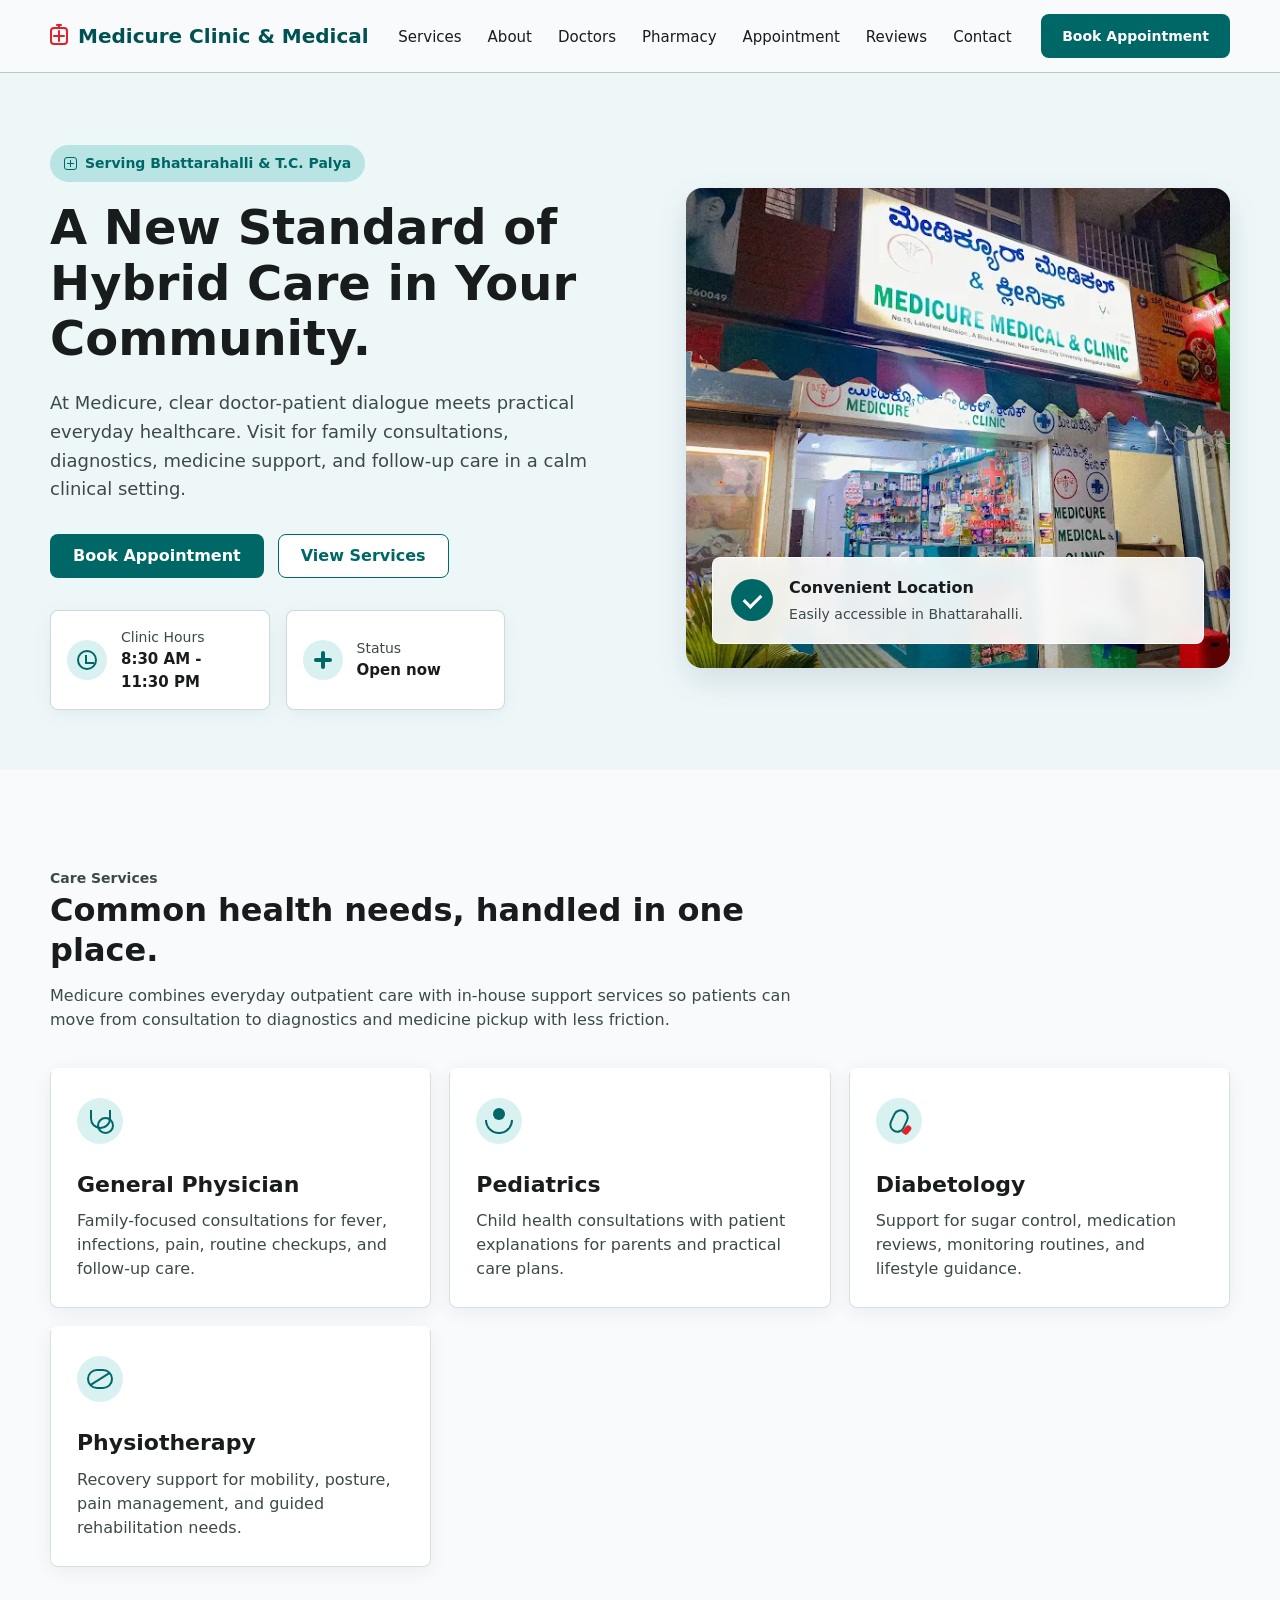
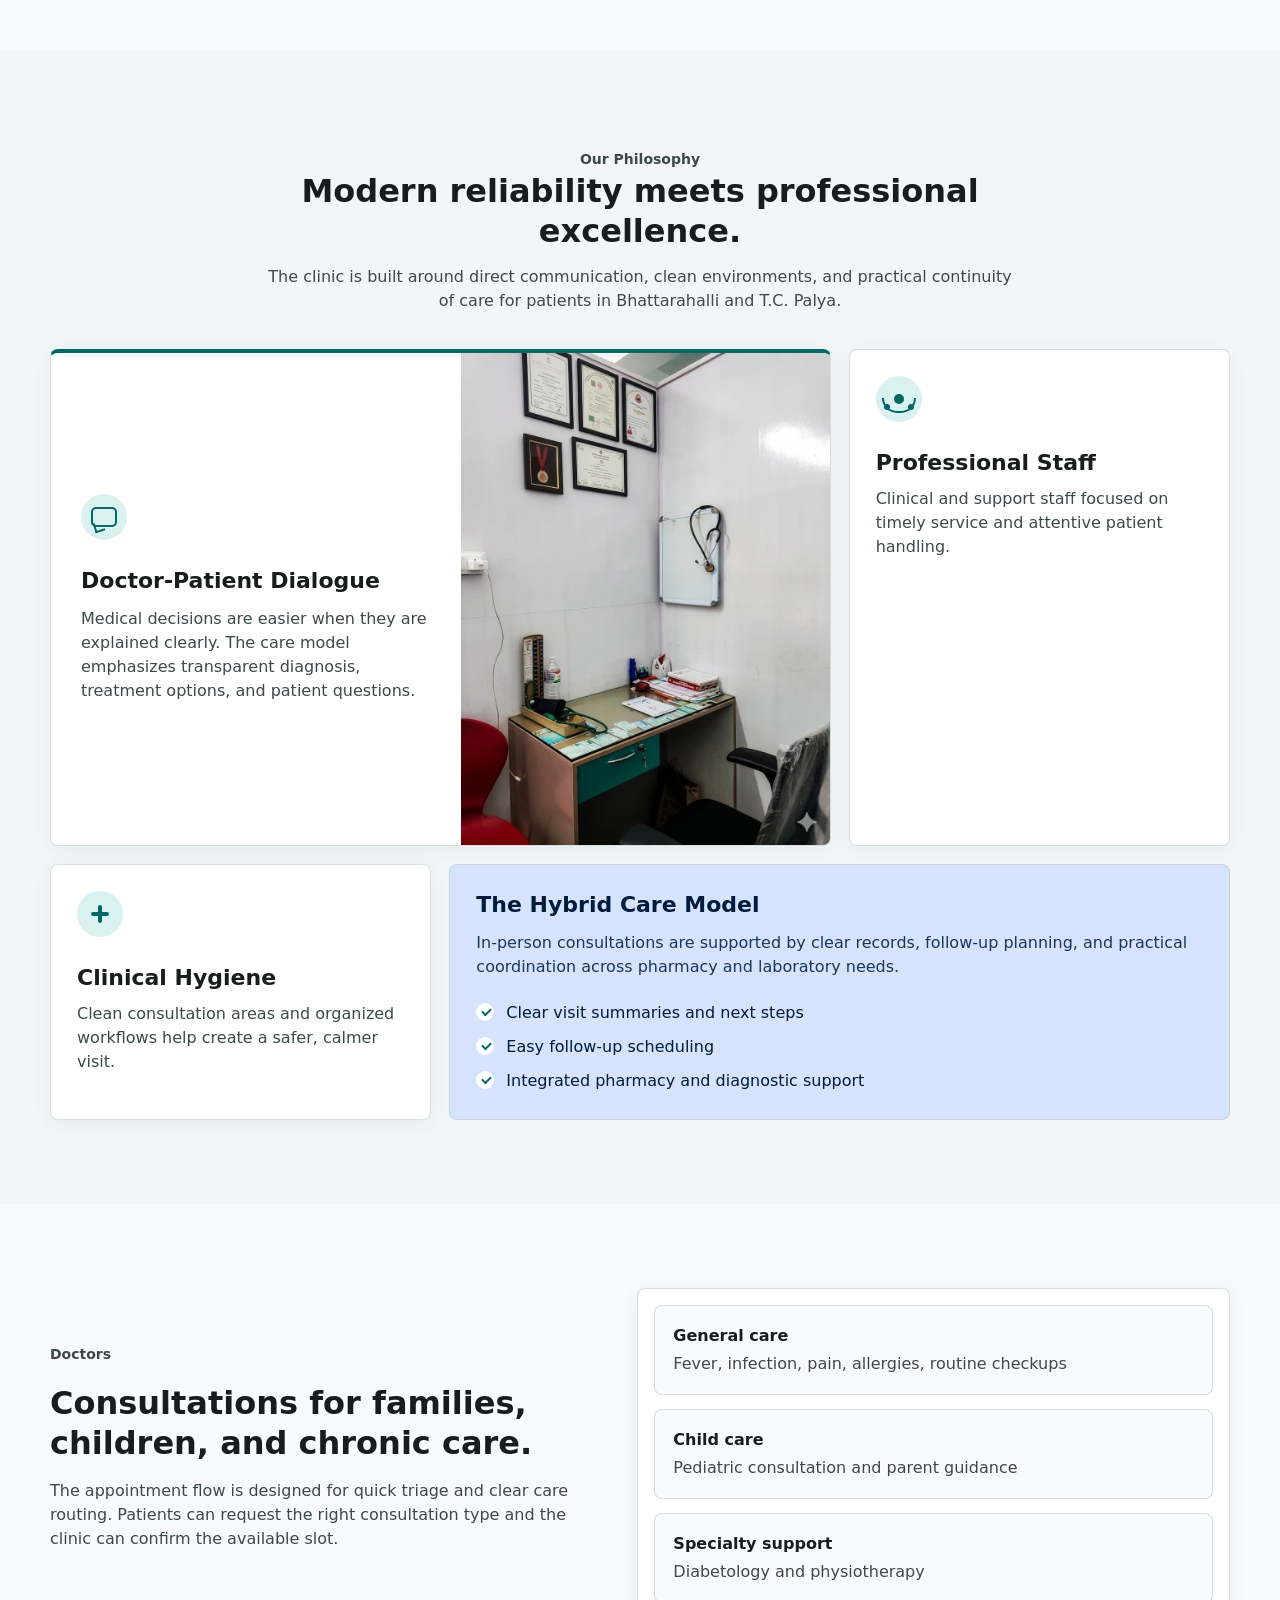
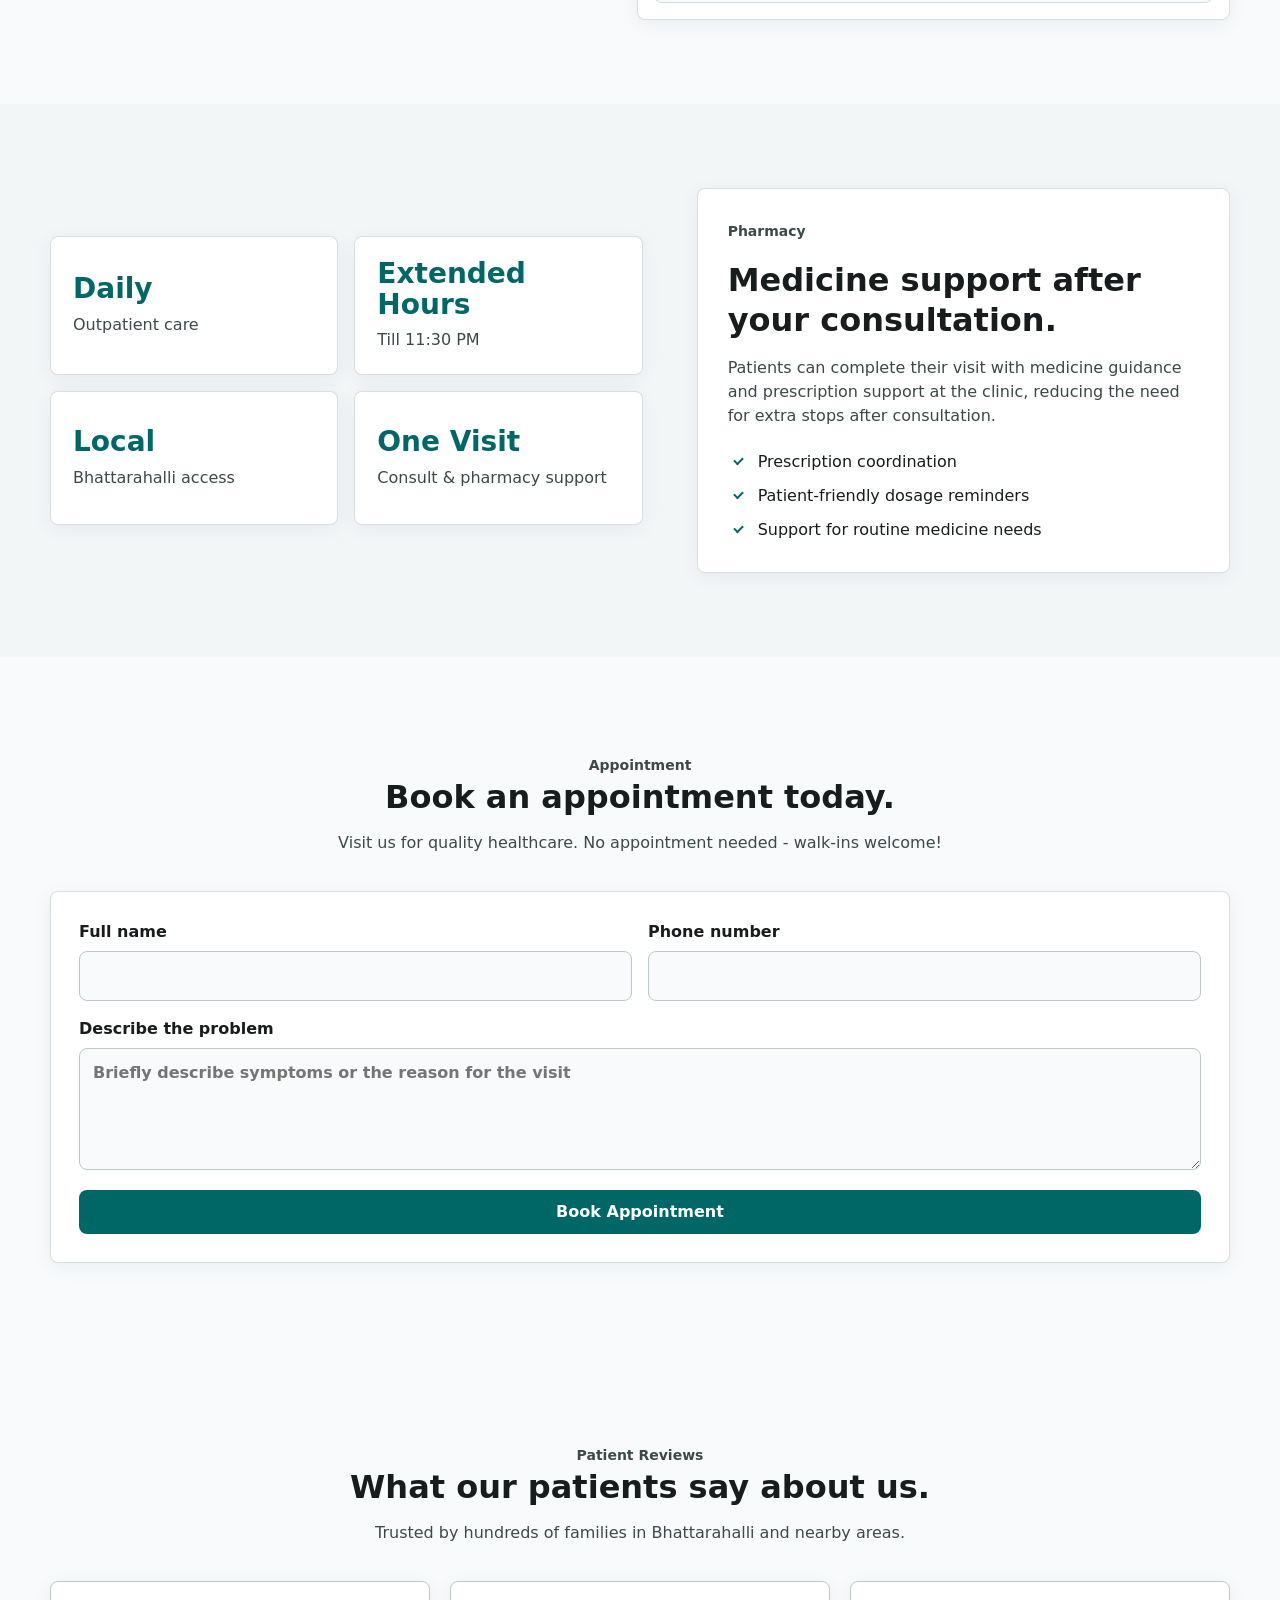
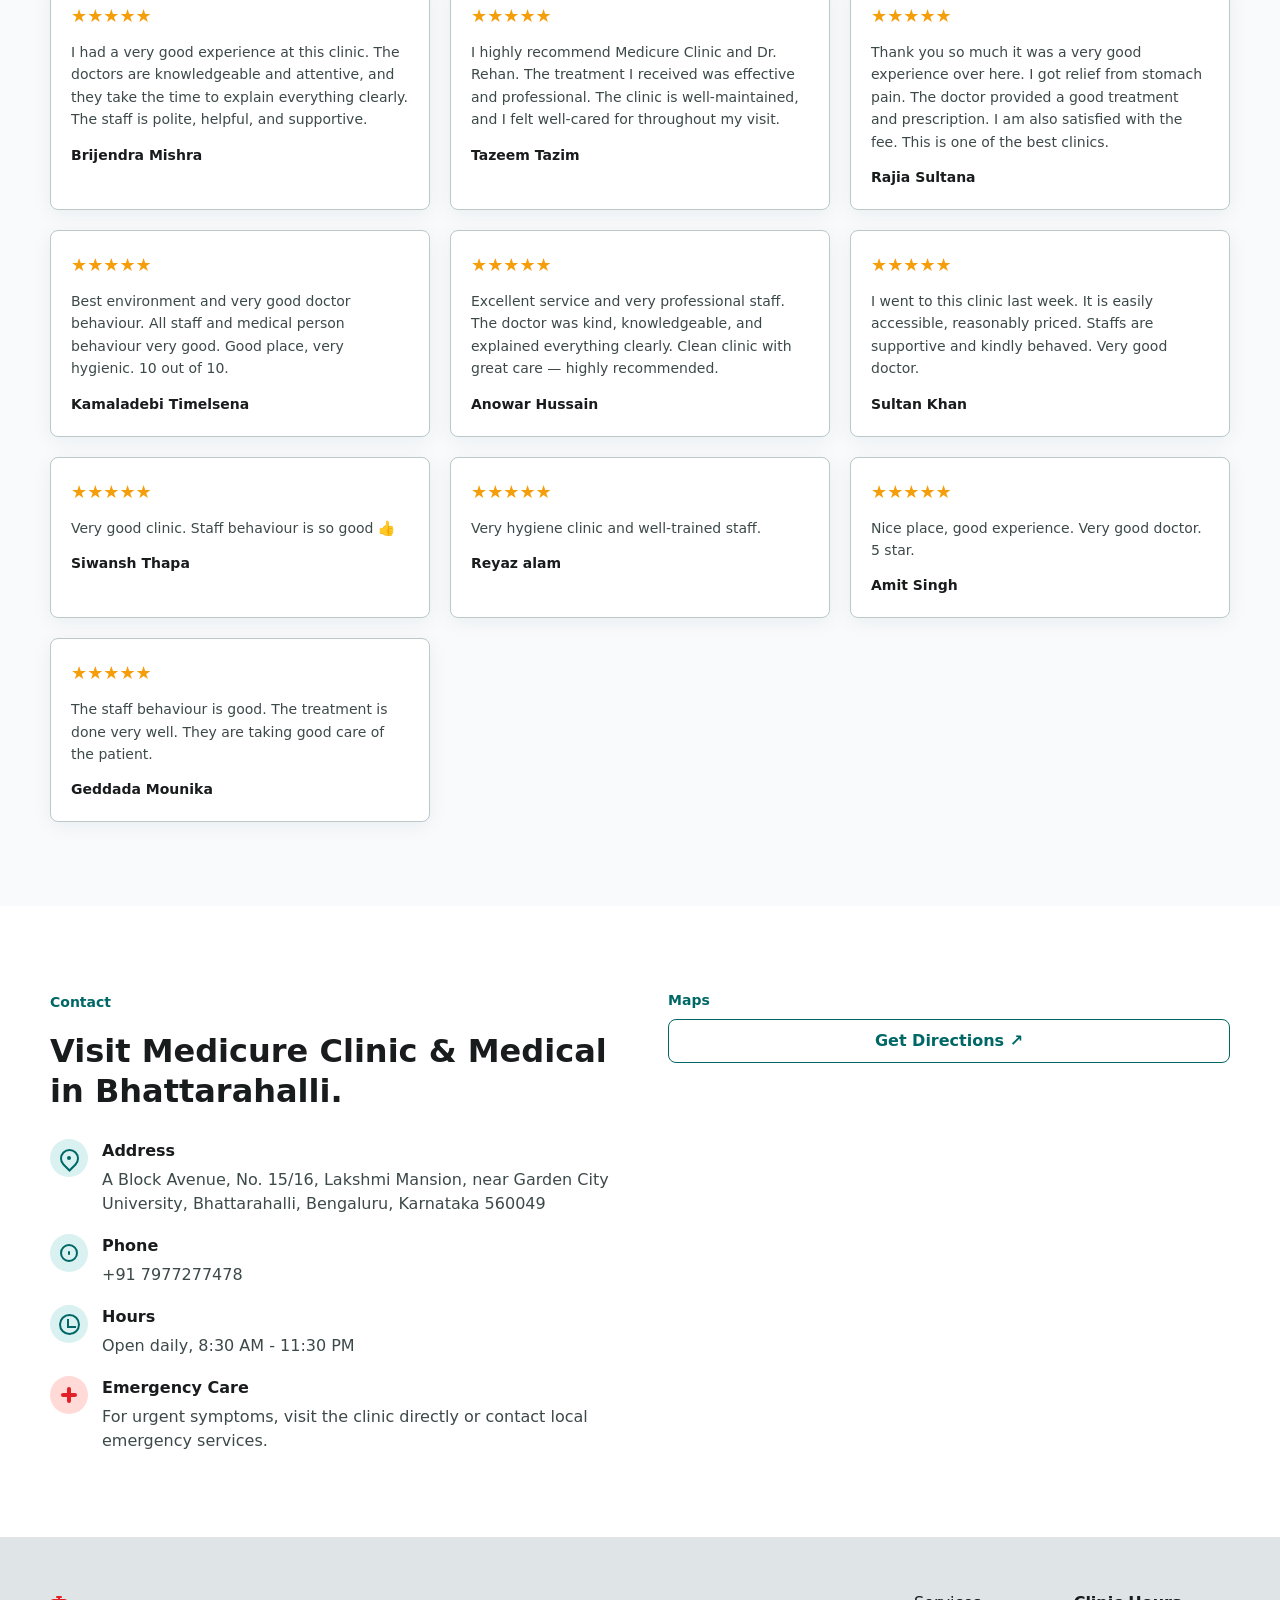
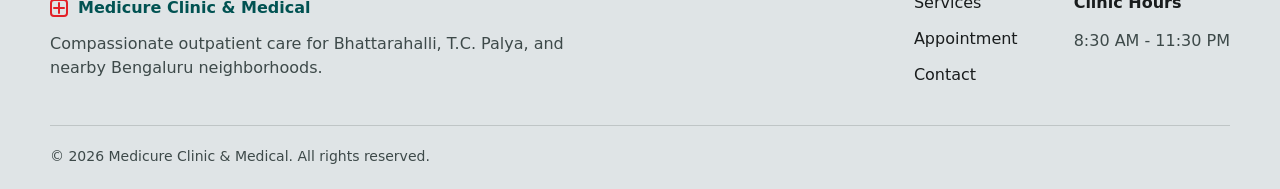
<file: index.html>
<!doctype html>
<html lang="en">
  <head>
    <meta charset="utf-8">
    <meta name="viewport" content="width=device-width, initial-scale=1">
    <title>Medicure Clinic & Medical | Bhattarahalli</title>
    <meta
      name="description"
      content="Medicure Clinic & Medical provides general consultations, pediatric care, diabetology, physiotherapy, and pharmacy support in Bhattarahalli, Bengaluru."
    >
    <meta name="robots" content="index, follow">
    <meta name="geo.region" content="IN-KA">
    <meta name="geo.placename" content="Bhattarahalli, Bengaluru">
    <meta property="og:title" content="Medicure Clinic & Medical">
    <meta property="og:description" content="Patient-first clinical care for Bhattarahalli and T.C. Palya.">
    <meta property="og:type" content="website">
    <meta property="og:image" content="assets/Outsidenight.webp">
    <link rel="icon" href="assets/favicon.svg" type="image/svg+xml">
    <link rel="stylesheet" href="styles.css">
    <script type="application/ld+json">
      {
        "@context": "https://schema.org",
        "@type": "MedicalClinic",
        "name": "Medicure Clinic & Medical",
        "image": "assets/Outsidenight.webp",
        "telephone": "+917977277478",
        "address": {
          "@type": "PostalAddress",
          "streetAddress": "A Block Avenue, No. 15/16, Lakshmi Mansion, near Garden City University, Bhattarahalli",
          "addressLocality": "Bengaluru",
          "addressRegion": "Karnataka",
          "postalCode": "560049",
          "addressCountry": "IN"
        },
        "areaServed": [
          "Bhattarahalli",
          "T.C. Palya",
          "Bengaluru"
        ],
        "openingHours": "Mo-Su 08:30-23:30",
        "medicalSpecialty": [
          "PrimaryCare",
          "Pediatrics",
          "Physiotherapy"
        ]
      }
    </script>
  </head>
  <body>
    <header class="site-header">
      <a class="skip-link" href="#main">Skip to content</a>
      <div class="header-inner">
        <a class="brand" href="#top" aria-label="Medicure Clinic & Medical home">
          <span class="brand-mark" aria-hidden="true">
            <span></span>
          </span>
          <span>Medicure Clinic &amp; Medical</span>
        </a>

        <button class="menu-button" type="button" aria-expanded="false" aria-controls="site-nav">
          <span class="menu-icon" aria-hidden="true"></span>
          <span class="visually-hidden">Open menu</span>
        </button>

        <nav class="site-nav" id="site-nav" aria-label="Primary navigation">
          <a href="#services">Services</a>
          <a href="#about">About</a>
          <a href="#doctors">Doctors</a>
          <a href="#pharmacy">Pharmacy</a>
          <a href="#appointment">Appointment</a>
          <a href="#reviews">Reviews</a>
          <a href="#contact">Contact</a>
        </nav>

        <a class="header-cta" href="#appointment">Book Appointment</a>
      </div>
    </header>

    <main id="main">
      <section class="hero section-band" id="top">
        <div class="container hero-grid">
          <div class="hero-copy">
            <p class="eyebrow">
              <span class="eyebrow-icon" aria-hidden="true"></span>
              Serving Bhattarahalli &amp; T.C. Palya
            </p>
            <h1>A New Standard of Hybrid Care in Your Community.</h1>
            <p class="hero-text">
              At Medicure, clear doctor-patient dialogue meets practical everyday healthcare.
              Visit for family consultations, diagnostics, medicine support, and follow-up care
              in a calm clinical setting.
            </p>
            <div class="hero-actions">
              <a class="button button-primary" href="#appointment">Book Appointment</a>
              <a class="button button-secondary" href="#services">View Services</a>
            </div>
            <div class="quick-facts" aria-label="Clinic quick information">
              <article class="quick-card">
                <span class="quick-icon clock" aria-hidden="true"></span>
                <div>
                  <p>Clinic Hours</p>
                  <strong>8:30 AM - 11:30 PM</strong>
                </div>
              </article>
              <article class="quick-card">
                <span class="quick-icon status" aria-hidden="true"></span>
                <div>
                  <p>Status</p>
                  <strong class="status-text" data-status-text>Open daily</strong>
                </div>
              </article>
            </div>
          </div>

          <div class="hero-media">
            <img src="assets/Outsidenight.webp" alt="Medicure Clinic exterior at night">
            <div class="media-note">
              <span class="verified-icon" aria-hidden="true"></span>
              <div>
                <strong>Convenient Location</strong>
                <p>Easily accessible in Bhattarahalli.</p>
              </div>
            </div>
          </div>
        </div>
      </section>

      <section class="section" id="services">
        <div class="container">
          <div class="section-heading">
            <p class="section-kicker">Care Services</p>
            <h2>Common health needs, handled in one place.</h2>
            <p>
              Medicure combines everyday outpatient care with in-house support services so patients
              can move from consultation to diagnostics and medicine pickup with less friction.
            </p>
          </div>

          <div class="service-grid">
            <article class="service-card">
              <span class="service-icon stethoscope" aria-hidden="true"></span>
              <h3>General Physician</h3>
              <p>Family-focused consultations for fever, infections, pain, routine checkups, and follow-up care.</p>
            </article>
            <article class="service-card">
              <span class="service-icon child" aria-hidden="true"></span>
              <h3>Pediatrics</h3>
              <p>Child health consultations with patient explanations for parents and practical care plans.</p>
            </article>
            <article class="service-card">
              <span class="service-icon glucose" aria-hidden="true"></span>
              <h3>Diabetology</h3>
              <p>Support for sugar control, medication reviews, monitoring routines, and lifestyle guidance.</p>
            </article>
            
            <article class="service-card">
              <span class="service-icon physiotherapy" aria-hidden="true"></span>
              <h3>Physiotherapy</h3>
              <p>Recovery support for mobility, posture, pain management, and guided rehabilitation needs.</p>
            </article>
          </div>
        </div>
      </section>

      <section class="section muted" id="about">
        <div class="container">
          <div class="section-heading centered">
            <p class="section-kicker">Our Philosophy</p>
            <h2>Modern reliability meets professional excellence.</h2>
            <p>
              The clinic is built around direct communication, clean environments, and practical
              continuity of care for patients in Bhattarahalli and T.C. Palya.
            </p>
          </div>

          <div class="philosophy-grid">
            <article class="dialogue-card">
              <div class="dialogue-copy">
                <span class="service-icon dialogue" aria-hidden="true"></span>
                <h3>Doctor-Patient Dialogue</h3>
                <p>
                  Medical decisions are easier when they are explained clearly. The care model
                  emphasizes transparent diagnosis, treatment options, and patient questions.
                </p>
              </div>
              <img src="assets/new1.png" alt="Medicure Clinic interior">
            </article>

            <article class="care-card">
              <span class="service-icon team" aria-hidden="true"></span>
              <h3>Professional Staff</h3>
              <p>Clinical and support staff focused on timely service and attentive patient handling.</p>
            </article>

            <article class="care-card">
              <span class="service-icon hygiene" aria-hidden="true"></span>
              <h3>Clinical Hygiene</h3>
              <p>Clean consultation areas and organized workflows help create a safer, calmer visit.</p>
            </article>

            <article class="hybrid-card">
              <h3>The Hybrid Care Model</h3>
              <p>
                In-person consultations are supported by clear records, follow-up planning, and
                practical coordination across pharmacy and laboratory needs.
              </p>
              <ul class="check-list">
                <li>Clear visit summaries and next steps</li>
                <li>Easy follow-up scheduling</li>
                <li>Integrated pharmacy and diagnostic support</li>
              </ul>
            </article>
          </div>
        </div>
      </section>

      <section class="section" id="doctors">
        <div class="container split-layout">
          <div>
            <p class="section-kicker">Doctors</p>
            <h2>Consultations for families, children, and chronic care.</h2>
            <p>
              The appointment flow is designed for quick triage and clear care routing. Patients can
              request the right consultation type and the clinic can confirm the available slot.
            </p>
          </div>
          <div class="doctor-panel">
            <article>
              <strong>General care</strong>
              <span>Fever, infection, pain, allergies, routine checkups</span>
            </article>
            <article>
              <strong>Child care</strong>
              <span>Pediatric consultation and parent guidance</span>
            </article>
            <article>
              <strong>Specialty support</strong>
              <span>Diabetology and physiotherapy</span>
            </article>
          </div>
        </div>
      </section>

      <section class="section muted" id="pharmacy">
        <div class="container split-layout reverse">
          <div class="feature-panel">
            <p class="section-kicker">Pharmacy</p>
            <h2>Medicine support after your consultation.</h2>
            <p>
              Patients can complete their visit with medicine guidance and prescription support at
              the clinic, reducing the need for extra stops after consultation.
            </p>
            <ul class="check-list">
              <li>Prescription coordination</li>
              <li>Patient-friendly dosage reminders</li>
              <li>Support for routine medicine needs</li>
            </ul>
          </div>
          <div class="metric-grid" aria-label="Clinic highlights">
            <article>
              <strong>Daily</strong>
              <span>Outpatient care</span>
            </article>
            <article>
              <strong>Extended Hours</strong>
              <span>Till 11:30 PM</span>
            </article>
            <article>
              <strong>Local</strong>
              <span>Bhattarahalli access</span>
            </article>
            <article>
              <strong>One Visit</strong>
              <span>Consult & pharmacy support</span>
            </article>
          </div>
        </div>
      </section>

      <section class="section" id="appointment">
        <div class="container">
          <div class="section-heading centered">
            <p class="section-kicker">Appointment</p>
            <h2>Book an appointment today.</h2>
            <p>Visit us for quality healthcare. No appointment needed - walk-ins welcome!</p>
          </div>
          <form class="appointment-form" id="book-appointment" data-whatsapp-form>
            <div class="form-grid">
              <label>
                Full name
                <input type="text" name="name" autocomplete="name" required>
              </label>
              <label>
                Phone number
                <input type="tel" name="phone" autocomplete="tel" required>
              </label>
            </div>
            <label>
              Describe the problem
              <textarea name="problem" rows="4" placeholder="Briefly describe symptoms or the reason for the visit" required></textarea>
            </label>
            <button class="button button-primary form-button" type="submit">Book Appointment</button>
          </form>
        </div>
      </section>

      <section class="section" id="reviews">
        <div class="container">
          <div class="section-heading centered">
            <p class="section-kicker">Patient Reviews</p>
            <h2>What our patients say about us.</h2>
            <p>Trusted by hundreds of families in Bhattarahalli and nearby areas.</p>
          </div>
          <div class="reviews-grid">
            <article class="review-card">
              <div class="review-stars">★★★★★</div>
              <p class="review-text">I had a very good experience at this clinic. The doctors are knowledgeable and attentive, and they take the time to explain everything clearly. The staff is polite, helpful, and supportive.</p>
              <strong class="review-author">Brijendra Mishra</strong>
            </article>
            <article class="review-card">
              <div class="review-stars">★★★★★</div>
              <p class="review-text">I highly recommend Medicure Clinic and Dr. Rehan. The treatment I received was effective and professional. The clinic is well-maintained, and I felt well-cared for throughout my visit.</p>
              <strong class="review-author">Tazeem Tazim</strong>
            </article>
            <article class="review-card">
              <div class="review-stars">★★★★★</div>
              <p class="review-text">Thank you so much it was a very good experience over here. I got relief from stomach pain. The doctor provided a good treatment and prescription. I am also satisfied with the fee. This is one of the best clinics.</p>
              <strong class="review-author">Rajia Sultana</strong>
            </article>
            <article class="review-card">
              <div class="review-stars">★★★★★</div>
              <p class="review-text">Best environment and very good doctor behaviour. All staff and medical person behaviour very good. Good place, very hygienic. 10 out of 10.</p>
              <strong class="review-author">Kamaladebi Timelsena</strong>
            </article>
            <article class="review-card">
              <div class="review-stars">★★★★★</div>
              <p class="review-text">Excellent service and very professional staff. The doctor was kind, knowledgeable, and explained everything clearly. Clean clinic with great care — highly recommended.</p>
              <strong class="review-author">Anowar Hussain</strong>
            </article>
            <article class="review-card">
              <div class="review-stars">★★★★★</div>
              <p class="review-text">I went to this clinic last week. It is easily accessible, reasonably priced. Staffs are supportive and kindly behaved. Very good doctor.</p>
              <strong class="review-author">Sultan Khan</strong>
            </article>
            <article class="review-card">
              <div class="review-stars">★★★★★</div>
              <p class="review-text">Very good clinic. Staff behaviour is so good 👍</p>
              <strong class="review-author">Siwansh Thapa</strong>
            </article>
            <article class="review-card">
              <div class="review-stars">★★★★★</div>
              <p class="review-text">Very hygiene clinic and well-trained staff.</p>
              <strong class="review-author">Reyaz alam</strong>
            </article>
            <article class="review-card">
              <div class="review-stars">★★★★★</div>
              <p class="review-text">Nice place, good experience. Very good doctor. 5 star.</p>
              <strong class="review-author">Amit Singh</strong>
            </article>
            <article class="review-card">
              <div class="review-stars">★★★★★</div>
              <p class="review-text">The staff behaviour is good. The treatment is done very well. They are taking good care of the patient.</p>
              <strong class="review-author">Geddada Mounika</strong>
            </article>
          </div>
        </div>
      </section>

      <section class="section contact-section" id="contact">
        <div class="container contact-grid">
          <div>
            <p class="section-kicker">Contact</p>
            <h2>Visit Medicure Clinic &amp; Medical in Bhattarahalli.</h2>
            <div class="contact-list">
              <article>
                <span class="contact-icon pin" aria-hidden="true"></span>
                <div>
                  <strong>Address</strong>
                  <p>A Block Avenue, No. 15/16, Lakshmi Mansion, near Garden City University, Bhattarahalli, Bengaluru, Karnataka 560049</p>
                </div>
              </article>
              <article>
                <span class="contact-icon phone" aria-hidden="true"></span>
                <div>
                  <strong>Phone</strong>
                  <p><a href="tel:+917977277478">+91 7977277478</a></p>
                </div>
              </article>
              <article>
                <span class="contact-icon clock" aria-hidden="true"></span>
                <div>
                  <strong>Hours</strong>
                  <p>Open daily, 8:30 AM - 11:30 PM</p>
                </div>
              </article>
              <article>
                <span class="contact-icon cross" aria-hidden="true"></span>
                <div>
                  <strong>Emergency Care</strong>
                  <p>For urgent symptoms, visit the clinic directly or contact local emergency services.</p>
                </div>
              </article>
            </div>
          </div>
          <div class="map-container">
            <p class="section-kicker">Maps</p>
            <a
              class="button button-secondary map-direction-btn"
              href="https://www.google.com/maps/dir//Medicure+Clinic+%26+Medical,+A,+block+Avenue,+No+15%2F16+Lakshmi+mansion,+near+GARDEN+CITY+UNIVERSITY,+Bhattarahalli,+Bengaluru,+Karnataka+560049/@13.0066826,77.7108679,15z/data=!4m8!4m7!1m0!1m5!1m1!1s0x3bae1110c1aab43f:0xd68bac86f4b4e414!2m2!1d77.7061699!2d13.0234782?entry=ttu&g_ep=EgoyMDI2MDUwNi4wIKXMDSoASAFQAw%3D%3D"
              target="_blank"
              rel="noreferrer"
            >Get Directions ↗</a>
            <iframe 
              src="https://www.google.com/maps/embed?pb=!1m18!1m12!1m3!1d3888.8!2d77.7061699!3d13.0234782!2m3!1f0!2f0!3f0!3m2!1i1024!2i768!4f13.1!3m3!1m2!1s0x3bae1110c1aab43f%3A0xd68bac86f4b4e414!2sMedicure%20Clinic%20%26%20Medical!5e0!3m2!1sen!2sin!4v1700000000000!5m2!1sen!2sin"
              width="100%" 
              height="100%" 
              style="border:0; border-radius: 8px;" 
              allowfullscreen="" 
              loading="lazy" 
              referrerpolicy="no-referrer-when-downgrade">
            </iframe>
          </div>
        </div>
      </section>
    </main>

    <footer class="site-footer">
      <div class="container footer-grid">
        <div>
          <a class="brand footer-brand" href="#top">
            <span class="brand-mark" aria-hidden="true">
              <span></span>
            </span>
            <span>Medicure Clinic &amp; Medical</span>
          </a>
          <p>Compassionate outpatient care for Bhattarahalli, T.C. Palya, and nearby Bengaluru neighborhoods.</p>
        </div>
        <nav aria-label="Footer navigation">
          <a href="#services">Services</a>
          <a href="#appointment">Appointment</a>
          <a href="#contact">Contact</a>
        </nav>
        <div>
          <strong>Clinic Hours</strong>
          <p>8:30 AM - 11:30 PM</p>
        </div>
      </div>
      <div class="container footer-bottom">
        <span>&copy; 2026 Medicure Clinic &amp; Medical. All rights reserved.</span>
      </div>
    </footer>

    <script src="script.js"></script>
  </body>
</html>
</file>
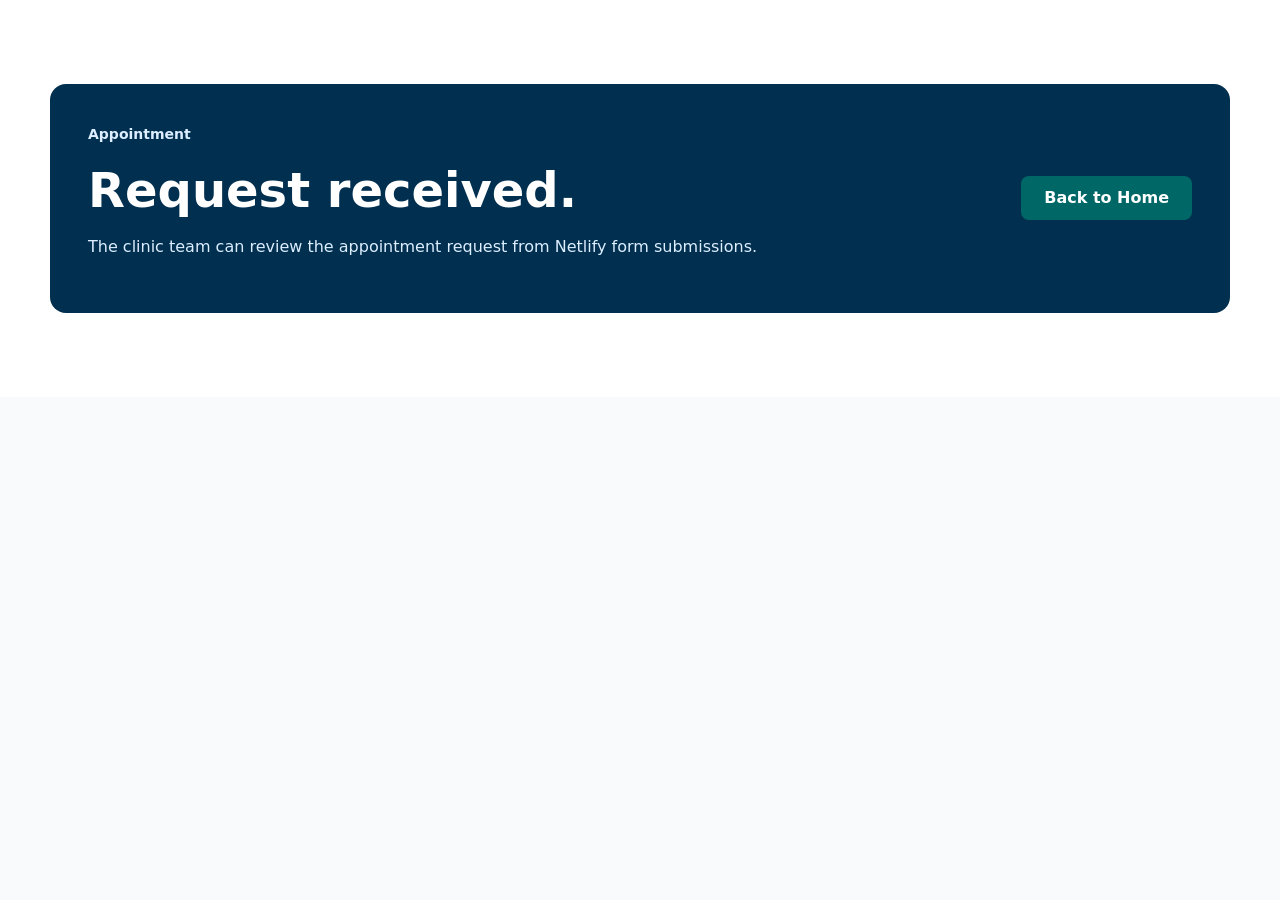
<file: success.html>
<!doctype html>
<html lang="en">
  <head>
    <meta charset="utf-8">
    <meta name="viewport" content="width=device-width, initial-scale=1">
    <title>Appointment Request Sent | Medicure Clinic & Medical</title>
    <link rel="icon" href="assets/favicon.svg" type="image/svg+xml">
    <link rel="stylesheet" href="styles.css">
  </head>
  <body>
    <main class="section contact-section">
      <div class="container lab-banner">
        <div>
          <p class="section-kicker">Appointment</p>
          <h1>Request received.</h1>
          <p>The clinic team can review the appointment request from Netlify form submissions.</p>
        </div>
        <a class="button button-primary" href="/">Back to Home</a>
      </div>
    </main>
  </body>
</html>
</file>
<file: styles.css>
:root {
  --surface: #f8fafb;
  --surface-soft: #eef7f8;
  --surface-muted: #edf2f4;
  --card: #ffffff;
  --text: #191c1d;
  --text-muted: #3d4949;
  --primary: #006767;
  --primary-bright: #008282;
  --primary-soft: #d9f1f0;
  --secondary: #1f477b;
  --secondary-soft: #d5e3ff;
  --tertiary: #e32027;
  --tertiary-soft: #ffdad6;
  --outline: #bcc9c8;
  --shadow-soft: 0 4px 20px rgba(0, 51, 102, 0.06);
  --shadow-active: 0 12px 32px rgba(0, 51, 102, 0.12);
  --radius: 8px;
  --radius-large: 16px;
  --container: 1180px;
}

* {
  box-sizing: border-box;
}

html {
  scroll-behavior: smooth;
}

body {
  margin: 0;
  background: var(--surface);
  color: var(--text);
  font-family: Inter, ui-sans-serif, system-ui, -apple-system, BlinkMacSystemFont, "Segoe UI", sans-serif;
  font-size: 16px;
  line-height: 1.5;
  letter-spacing: 0;
}

img {
  display: block;
  max-width: 100%;
}

a {
  color: inherit;
  text-decoration: none;
}

button,
input,
select,
textarea {
  font: inherit;
}

.visually-hidden,
.hidden-field {
  position: absolute;
  width: 1px;
  height: 1px;
  padding: 0;
  margin: -1px;
  overflow: hidden;
  clip: rect(0, 0, 0, 0);
  white-space: nowrap;
  border: 0;
}

.skip-link {
  position: absolute;
  left: 16px;
  top: -80px;
  z-index: 100;
  background: var(--primary);
  color: white;
  padding: 10px 14px;
  border-radius: var(--radius);
}

.skip-link:focus {
  top: 16px;
}

.site-header {
  position: sticky;
  top: 0;
  z-index: 50;
  background: rgba(248, 250, 251, 0.96);
  border-bottom: 1px solid var(--outline);
  backdrop-filter: blur(12px);
}

.header-inner {
  width: min(100% - 32px, var(--container));
  min-height: 72px;
  margin: 0 auto;
  display: grid;
  grid-template-columns: auto 1fr auto;
  align-items: center;
  gap: 24px;
}

.brand {
  display: inline-flex;
  align-items: center;
  gap: 10px;
  color: #005252;
  font-size: 20px;
  font-weight: 800;
  line-height: 1.15;
}

.brand-mark {
  position: relative;
  display: inline-grid;
  place-items: center;
  width: 18px;
  height: 18px;
  border: 2px solid var(--tertiary);
  border-radius: 4px;
  flex: 0 0 auto;
}

.brand-mark::before,
.brand-mark::after,
.brand-mark span::before,
.brand-mark span::after {
  content: "";
  position: absolute;
  background: var(--tertiary);
  border-radius: 2px;
}

.brand-mark::before {
  width: 2px;
  height: 12px;
}

.brand-mark::after {
  width: 12px;
  height: 2px;
}

.brand-mark span::before {
  width: 6px;
  height: 2px;
  top: -5px;
  left: 4px;
}

.brand-mark span::after {
  width: 2px;
  height: 5px;
  top: -5px;
  left: 6px;
}

.site-nav {
  display: flex;
  align-items: center;
  justify-content: center;
  gap: 26px;
  color: var(--text);
  font-size: 15px;
}

.site-nav a {
  position: relative;
  padding: 26px 0 23px;
  color: var(--text);
}

.site-nav a:hover,
.site-nav a:focus-visible {
  color: var(--primary);
}

.site-nav a::after {
  content: "";
  position: absolute;
  left: 0;
  right: 0;
  bottom: 18px;
  height: 2px;
  background: var(--primary);
  transform: scaleX(0);
  transform-origin: center;
  transition: transform 160ms ease;
}

.site-nav a:hover::after,
.site-nav a:focus-visible::after {
  transform: scaleX(1);
}

.header-cta,
.button {
  display: inline-flex;
  align-items: center;
  justify-content: center;
  min-height: 44px;
  border-radius: var(--radius);
  font-weight: 700;
  line-height: 1;
  border: 1px solid transparent;
  cursor: pointer;
  transition: transform 160ms ease, background 160ms ease, border-color 160ms ease;
}

.header-cta {
  background: var(--primary);
  color: white;
  padding: 0 20px;
  font-size: 14px;
}

.button {
  padding: 0 22px;
}

.header-cta:hover,
.button:hover {
  transform: translateY(-1px);
}

.button-primary {
  background: var(--primary);
  color: white;
}

.button-primary:hover,
.header-cta:hover {
  background: #005252;
}

.button-secondary {
  background: white;
  color: var(--primary);
  border-color: var(--primary);
}

.menu-button {
  display: none;
  width: 44px;
  height: 44px;
  border: 1px solid var(--outline);
  border-radius: var(--radius);
  background: white;
  justify-self: end;
}

.menu-icon,
.menu-icon::before,
.menu-icon::after {
  display: block;
  width: 18px;
  height: 2px;
  background: var(--text);
  border-radius: 999px;
  margin: 0 auto;
  position: relative;
}

.menu-icon::before,
.menu-icon::after {
  content: "";
  position: absolute;
  left: 0;
}

.menu-icon::before {
  top: -6px;
}

.menu-icon::after {
  top: 6px;
}

.container {
  width: min(100% - 32px, var(--container));
  margin: 0 auto;
}

.section {
  padding: 84px 0;
}

.section-band {
  background: var(--surface-soft);
}

.muted {
  background: #f3f6f7;
}

.hero {
  padding: 72px 0 60px;
  overflow: hidden;
}

.hero-grid {
  display: grid;
  grid-template-columns: minmax(0, 1.02fr) minmax(360px, 0.98fr);
  gap: 70px;
  align-items: center;
}

.hero-copy {
  max-width: 650px;
}

.eyebrow,
.section-kicker {
  display: inline-flex;
  align-items: center;
  gap: 8px;
  margin: 0 0 18px;
  color: var(--primary);
  font-size: 14px;
  font-weight: 700;
  letter-spacing: 0;
}

.eyebrow {
  background: #b8e4e3;
  padding: 8px 14px;
  border-radius: 999px;
}

.eyebrow-icon,
.quick-icon,
.verified-icon,
.service-icon,
.contact-icon {
  position: relative;
  display: inline-grid;
  place-items: center;
  flex: 0 0 auto;
}

.eyebrow-icon {
  width: 13px;
  height: 13px;
  border: 1px solid var(--primary);
  border-radius: 3px;
}

.eyebrow-icon::before,
.eyebrow-icon::after {
  content: "";
  position: absolute;
  background: var(--primary);
}

.eyebrow-icon::before {
  width: 7px;
  height: 1px;
}

.eyebrow-icon::after {
  width: 1px;
  height: 7px;
}

h1,
h2,
h3,
p {
  letter-spacing: 0;
}

h1 {
  max-width: 720px;
  margin: 0;
  font-size: 48px;
  line-height: 1.16;
  font-weight: 800;
}

h2 {
  margin: 0;
  font-size: 32px;
  line-height: 1.25;
  font-weight: 800;
}

h3 {
  margin: 0;
  font-size: 22px;
  line-height: 1.28;
  font-weight: 800;
}

.hero-text,
.section-heading p,
.split-layout p,
.feature-panel p,
.lab-banner p,
.contact-list p,
.site-footer p {
  color: var(--text-muted);
}

.hero-text {
  max-width: 600px;
  margin: 22px 0 0;
  font-size: 18px;
  line-height: 1.6;
}

.hero-actions {
  display: flex;
  flex-wrap: wrap;
  gap: 14px;
  margin-top: 30px;
}

.quick-facts {
  display: grid;
  grid-template-columns: repeat(2, minmax(0, 1fr));
  gap: 16px;
  max-width: 455px;
  margin-top: 32px;
}

.quick-card {
  display: flex;
  align-items: center;
  gap: 14px;
  min-height: 76px;
  background: var(--card);
  border: 1px solid rgba(188, 201, 200, 0.7);
  border-radius: var(--radius);
  box-shadow: var(--shadow-soft);
  padding: 16px;
}

.quick-card p {
  margin: 0;
  color: var(--text-muted);
  font-size: 14px;
}

.quick-card strong {
  display: block;
  color: var(--text);
  font-size: 15px;
}

.quick-icon {
  width: 40px;
  height: 40px;
  border-radius: 50%;
  background: var(--primary-soft);
}

.quick-icon.clock::before {
  content: "";
  width: 16px;
  height: 16px;
  border: 2px solid var(--primary);
  border-radius: 50%;
}

.quick-icon.clock::after {
  content: "";
  position: absolute;
  width: 7px;
  height: 7px;
  border-left: 2px solid var(--primary);
  border-bottom: 2px solid var(--primary);
  transform: translate(2px, -1px);
}

.quick-icon.status {
  background: var(--tertiary-soft);
}

.quick-icon.status::before,
.quick-icon.status::after {
  content: "";
  position: absolute;
  background: var(--tertiary);
  border-radius: 2px;
}

.quick-icon.status::before {
  width: 18px;
  height: 4px;
}

.quick-icon.status::after {
  width: 4px;
  height: 18px;
}

.quick-icon.status.is-open {
  background: var(--primary-soft);
}

.quick-icon.status.is-open::before,
.quick-icon.status.is-open::after {
  background: var(--primary);
}

.hero-media {
  position: relative;
  min-height: 480px;
  border-radius: var(--radius-large);
  overflow: hidden;
  box-shadow: var(--shadow-active);
  background: var(--surface-muted);
}

.hero-media img {
  width: 100%;
  height: auto;
  min-height: 480px;
  max-height: 600px;
  object-fit: cover;
  object-position: center center;
  -webkit-object-fit: cover;
  -webkit-object-position: center center;
}

.media-note {
  position: absolute;
  left: 26px;
  right: 26px;
  bottom: 24px;
  display: flex;
  align-items: center;
  gap: 16px;
  background: rgba(255, 255, 255, 0.9);
  border: 1px solid rgba(255, 255, 255, 0.85);
  border-radius: var(--radius);
  padding: 18px;
  box-shadow: var(--shadow-soft);
  backdrop-filter: blur(8px);
}

.media-note strong {
  display: block;
}

.media-note p {
  margin: 4px 0 0;
  color: var(--text-muted);
  font-size: 14px;
}

.verified-icon {
  width: 42px;
  height: 42px;
  background: var(--primary);
  border-radius: 50%;
}

.verified-icon::before {
  content: "";
  width: 14px;
  height: 8px;
  border-left: 3px solid white;
  border-bottom: 3px solid white;
  transform: rotate(-45deg) translate(1px, -1px);
}

.section-heading {
  max-width: 760px;
  margin-bottom: 36px;
}

.section-heading.centered {
  margin-left: auto;
  margin-right: auto;
  text-align: center;
}

.section-heading p {
  margin: 14px 0 0;
}

.service-grid {
  display: grid;
  grid-template-columns: repeat(3, minmax(0, 1fr));
  gap: 18px;
}

.service-card,
.care-card,
.hybrid-card,
.doctor-panel,
.feature-panel,
.metric-grid article,
.appointment-form {
  background: var(--card);
  border: 1px solid rgba(188, 201, 200, 0.58);
  border-radius: var(--radius);
  box-shadow: var(--shadow-soft);
}

.service-card,
.care-card,
.hybrid-card {
  padding: 26px;
}

.service-card {
  border-top: 4px solid transparent;
}

.service-card:hover {
  border-top-color: var(--primary);
}

.service-icon {
  width: 46px;
  height: 46px;
  margin-bottom: 20px;
  border-radius: 50%;
  background: var(--primary-soft);
  color: var(--primary);
}

.service-icon::before,
.service-icon::after {
  content: "";
  position: absolute;
}

.stethoscope::before {
  width: 17px;
  height: 17px;
  border: 2px solid currentColor;
  border-top: 0;
  border-radius: 0 0 12px 12px;
  top: 12px;
}

.stethoscope::after {
  width: 13px;
  height: 13px;
  border: 2px solid currentColor;
  border-radius: 50%;
  right: 9px;
  bottom: 10px;
}

.child::before {
  width: 12px;
  height: 12px;
  border-radius: 50%;
  background: currentColor;
  top: 10px;
}

.child::after {
  width: 24px;
  height: 12px;
  border: 2px solid currentColor;
  border-top: 0;
  border-radius: 0 0 16px 16px;
  bottom: 10px;
}

.glucose::before {
  width: 12px;
  height: 20px;
  border: 2px solid currentColor;
  border-radius: 8px;
  transform: rotate(25deg);
}

.glucose::after {
  width: 6px;
  height: 10px;
  border-radius: 8px 8px 8px 0;
  background: var(--tertiary);
  bottom: 9px;
  right: 12px;
  transform: rotate(40deg);
}

.women::before {
  width: 15px;
  height: 15px;
  border: 2px solid currentColor;
  border-radius: 50%;
  top: 9px;
}

.women::after {
  width: 2px;
  height: 17px;
  background: currentColor;
  bottom: 9px;
  box-shadow: -5px 8px 0 -3px currentColor, 5px 8px 0 -3px currentColor;
}

.physiotherapy::before {
  width: 22px;
  height: 16px;
  border: 2px solid currentColor;
  border-radius: 14px;
}

.physiotherapy::after {
  width: 22px;
  height: 2px;
  background: currentColor;
  transform: rotate(-32deg);
}

.lab::before {
  width: 12px;
  height: 22px;
  border: 2px solid currentColor;
  border-top: 0;
  border-radius: 0 0 8px 8px;
}

.lab::after {
  width: 18px;
  height: 2px;
  background: currentColor;
  top: 12px;
}

.dialogue::before {
  width: 22px;
  height: 16px;
  border: 2px solid currentColor;
  border-radius: 5px;
}

.dialogue::after {
  width: 8px;
  height: 8px;
  border-left: 2px solid currentColor;
  border-bottom: 2px solid currentColor;
  transform: translate(-5px, 10px) rotate(-18deg);
}

.team::before {
  width: 10px;
  height: 10px;
  border-radius: 50%;
  background: currentColor;
  box-shadow: -12px 8px 0 -2px currentColor, 12px 8px 0 -2px currentColor;
}

.team::after {
  width: 30px;
  height: 13px;
  border: 2px solid currentColor;
  border-top: 0;
  border-radius: 0 0 18px 18px;
  bottom: 9px;
}

.hygiene::before,
.hygiene::after {
  background: currentColor;
  border-radius: 2px;
}

.hygiene::before {
  width: 18px;
  height: 4px;
}

.hygiene::after {
  width: 4px;
  height: 18px;
}

.service-card h3,
.care-card h3 {
  margin-bottom: 10px;
}

.service-card p,
.care-card p,
.dialogue-card p,
.hybrid-card p {
  color: var(--text-muted);
  margin: 0;
}

.philosophy-grid {
  display: grid;
  grid-template-columns: repeat(3, minmax(0, 1fr));
  gap: 18px;
}

.dialogue-card {
  grid-column: span 2;
  display: grid;
  grid-template-columns: minmax(0, 1fr) minmax(260px, 0.9fr);
  overflow: hidden;
  background: var(--card);
  border: 1px solid rgba(188, 201, 200, 0.58);
  border-top: 4px solid var(--primary);
  border-radius: var(--radius);
  box-shadow: var(--shadow-soft);
}

.dialogue-copy {
  padding: 30px;
  align-self: center;
}

.dialogue-copy h3 {
  margin-bottom: 12px;
}

.dialogue-card img {
  width: 100%;
  height: auto;
  min-height: 360px;
  max-height: 500px;
  object-fit: cover;
  object-position: center center;
  -webkit-object-fit: cover;
  -webkit-object-position: center center;
}

.hybrid-card {
  grid-column: span 2;
  background: var(--secondary-soft);
  color: #001b3c;
  box-shadow: none;
}

.hybrid-card p {
  color: #1d3558;
  margin-top: 12px;
}

.check-list {
  display: grid;
  gap: 10px;
  padding: 0;
  margin: 22px 0 0;
  list-style: none;
}

.check-list li {
  position: relative;
  padding-left: 30px;
  color: inherit;
}

.check-list li::before {
  content: "";
  position: absolute;
  left: 0;
  top: 2px;
  width: 18px;
  height: 18px;
  background: white;
  border-radius: 50%;
}

.check-list li::after {
  content: "";
  position: absolute;
  left: 6px;
  top: 7px;
  width: 7px;
  height: 4px;
  border-left: 2px solid var(--primary);
  border-bottom: 2px solid var(--primary);
  transform: rotate(-45deg);
}

.split-layout {
  display: grid;
  grid-template-columns: minmax(0, 0.9fr) minmax(360px, 1fr);
  gap: 54px;
  align-items: center;
}

.split-layout.reverse {
  grid-template-columns: minmax(360px, 1fr) minmax(0, 0.9fr);
}

.split-layout.reverse .feature-panel {
  order: 2;
}

.doctor-panel {
  display: grid;
  gap: 14px;
  padding: 16px;
}

.doctor-panel article {
  display: grid;
  gap: 4px;
  padding: 18px;
  background: var(--surface);
  border: 1px solid rgba(188, 201, 200, 0.58);
  border-radius: var(--radius);
}

.doctor-panel span {
  color: var(--text-muted);
}

.feature-panel {
  padding: 30px;
}

.metric-grid {
  display: grid;
  grid-template-columns: repeat(2, minmax(0, 1fr));
  gap: 16px;
}

.metric-grid article {
  min-height: 134px;
  display: flex;
  flex-direction: column;
  justify-content: center;
  padding: 22px;
  background: white;
}

.metric-grid strong {
  color: var(--primary);
  font-size: 28px;
  line-height: 1.1;
}

.metric-grid span {
  color: var(--text-muted);
  margin-top: 8px;
}

.lab-banner {
  display: grid;
  grid-template-columns: 1fr auto;
  align-items: center;
  gap: 28px;
  padding: 38px;
  background: #002f4f;
  color: white;
  border-radius: var(--radius-large);
}

.lab-banner .section-kicker,
.lab-banner p {
  color: #dceeff;
}

.contact-section {
  background: white;
}

.contact-grid {
  display: grid;
  grid-template-columns: 1fr 1fr;
  gap: 56px;
  align-items: start;
}

.map-container {
  display: flex;
  flex-direction: column;
  min-height: 400px;
}

.map-container iframe {
  flex: 1;
  min-height: 320px;
}

.contact-list {
  display: grid;
  gap: 18px;
  margin-top: 28px;
}

.contact-list article {
  display: flex;
  align-items: flex-start;
  gap: 14px;
}

.contact-list p {
  margin: 5px 0 0;
}

.contact-icon {
  width: 38px;
  height: 38px;
  border-radius: 50%;
  background: var(--primary-soft);
  color: var(--primary);
}

.contact-icon::before,
.contact-icon::after {
  content: "";
  position: absolute;
}

.contact-icon.pin::before {
  width: 15px;
  height: 15px;
  border: 2px solid currentColor;
  border-radius: 50% 50% 50% 0;
  transform: rotate(-45deg);
}

.contact-icon.pin::after {
  width: 4px;
  height: 4px;
  background: currentColor;
  border-radius: 50%;
}

.contact-icon.clock::before {
  width: 17px;
  height: 17px;
  border: 2px solid currentColor;
  border-radius: 50%;
}

.contact-icon.clock::after {
  width: 7px;
  height: 7px;
  border-left: 2px solid currentColor;
  border-bottom: 2px solid currentColor;
  transform: translate(2px, -1px);
}

.contact-icon.cross {
  background: var(--tertiary-soft);
  color: var(--tertiary);
}

.contact-icon.cross::before,
.contact-icon.cross::after {
  background: currentColor;
  border-radius: 2px;
}

.contact-icon.cross::before {
  width: 16px;
  height: 4px;
}

.contact-icon.cross::after {
  width: 4px;
  height: 16px;
}

.contact-icon.phone::before {
  width: 14px;
  height: 14px;
  border: 2px solid var(--primary);
  border-radius: 50%;
}

.contact-icon.phone::after {
  width: 2px;
  height: 4px;
  background: var(--primary);
  position: absolute;
  top: 50%;
  left: 50%;
  transform: translate(-50%, -50%);
  border-radius: 1px;
}

.map-link {
  display: inline-flex;
  margin-top: 26px;
  color: var(--primary);
  font-weight: 800;
}

.map-direction-btn {
  margin-bottom: 16px;
  display: inline-flex;
  align-items: center;
  gap: 6px;
}

.map-container .section-kicker {
  margin-bottom: 8px;
}

.map-container iframe {
  border-radius: var(--radius);
  margin-top: 8px;
}

.appointment-form {
  display: grid;
  gap: 16px;
  padding: 28px;
}

.form-heading h2 {
  font-size: 26px;
}

.appointment-form label {
  display: grid;
  gap: 7px;
  color: var(--text);
  font-weight: 700;
}

.appointment-form input,
.appointment-form select,
.appointment-form textarea {
  width: 100%;
  border: 1px solid var(--outline);
  border-radius: var(--radius);
  background: var(--surface);
  color: var(--text);
  padding: 12px 13px;
  outline: none;
}

.appointment-form textarea {
  resize: vertical;
}

.appointment-form input:focus,
.appointment-form select:focus,
.appointment-form textarea:focus {
  border-color: var(--primary);
  box-shadow: 0 0 0 3px rgba(0, 103, 103, 0.14);
}

.form-button {
  width: 100%;
  margin-top: 4px;
}

.form-grid {
  display: grid;
  grid-template-columns: 1fr 1fr;
  gap: 16px;
}

@media (max-width: 600px) {
  .form-grid {
    grid-template-columns: 1fr;
  }
}

.site-footer {
  background: #dfe4e6;
  padding: 54px 0 22px;
}

.footer-grid {
  display: grid;
  grid-template-columns: minmax(0, 1.5fr) auto auto;
  gap: 56px;
  align-items: start;
}

.footer-brand {
  font-size: 16px;
}

.site-footer p {
  margin: 14px 0 0;
  max-width: 520px;
}

.site-footer nav {
  display: grid;
  gap: 12px;
}

.site-footer nav a:hover {
  color: var(--primary);
}

.footer-bottom {
  margin-top: 38px;
  padding-top: 20px;
  border-top: 1px solid rgba(61, 73, 73, 0.2);
  color: var(--text-muted);
  font-size: 14px;
}

@media (max-width: 960px) {
  .header-inner {
    grid-template-columns: 1fr auto;
  }

  .brand {
    font-size: 18px;
  }

  .menu-button {
    display: inline-grid;
    place-items: center;
  }

  .header-cta {
    display: none;
  }

  .site-nav {
    grid-column: 1 / -1;
    display: none;
    justify-content: stretch;
    align-items: stretch;
    flex-direction: column;
    gap: 0;
    border-top: 1px solid var(--outline);
    padding: 10px 0 14px;
  }

  .site-nav.is-open {
    display: flex;
  }

  .site-nav a {
    padding: 13px 0;
  }

  .site-nav a::after {
    display: none;
  }

  .hero-grid,
  .split-layout,
  .split-layout.reverse,
  .contact-grid {
    grid-template-columns: 1fr;
  }

  .split-layout.reverse .feature-panel {
    order: 0;
  }

  .hero-grid {
    gap: 38px;
  }

  .hero-media,
  .hero-media img {
    min-height: 390px;
  }

  .service-grid,
  .philosophy-grid {
    grid-template-columns: repeat(2, minmax(0, 1fr));
  }

  .dialogue-card,
  .hybrid-card {
    grid-column: 1 / -1;
  }

  .footer-grid {
    grid-template-columns: 1fr;
    gap: 28px;
  }
}

@media (max-width: 640px) {
  .container,
  .header-inner {
    width: min(100% - 24px, var(--container));
  }

  .section {
    padding: 64px 0;
  }

  .hero {
    padding: 48px 0 52px;
  }

  h1 {
    font-size: 36px;
    line-height: 1.18;
  }

  h2 {
    font-size: 28px;
  }

  h3 {
    font-size: 20px;
  }

  .hero-text {
    font-size: 16px;
  }

  .hero-actions,
  .quick-facts,
  .service-grid,
  .philosophy-grid,
  .metric-grid {
    grid-template-columns: 1fr;
  }

  .hero-actions {
    display: grid;
  }

  .quick-facts {
    display: grid;
    max-width: none;
  }

  .hero-media,
  .hero-media img {
    min-height: 340px;
  }

  .media-note {
    left: 14px;
    right: 14px;
    bottom: 14px;
    padding: 14px;
  }

  .dialogue-card {
    grid-template-columns: 1fr;
  }

  .dialogue-card img {
    min-height: 280px;
  }

  .lab-banner {
    grid-template-columns: 1fr;
    padding: 28px;
  }

  .appointment-form {
    padding: 22px;
  }

  .reviews-grid {
    grid-template-columns: 1fr;
  }
}

.reviews-grid {
  display: grid;
  grid-template-columns: repeat(3, 1fr);
  gap: 20px;
  margin-top: 32px;
}

.review-card {
  background: var(--card);
  border-radius: var(--radius);
  padding: 20px;
  box-shadow: var(--shadow-soft);
  border: 1px solid var(--outline);
}

.review-stars {
  color: #f59e0b;
  font-size: 18px;
  margin-bottom: 12px;
}

.review-text {
  font-size: 14px;
  color: var(--text-muted);
  line-height: 1.6;
  margin: 0 0 12px 0;
}

.review-author {
  font-size: 14px;
  color: var(--text);
}

@media (max-width: 900px) {
  .reviews-grid {
    grid-template-columns: repeat(2, 1fr);
  }
}

@media (max-width: 600px) {
  .reviews-grid {
    grid-template-columns: 1fr;
  }
}
</file>
